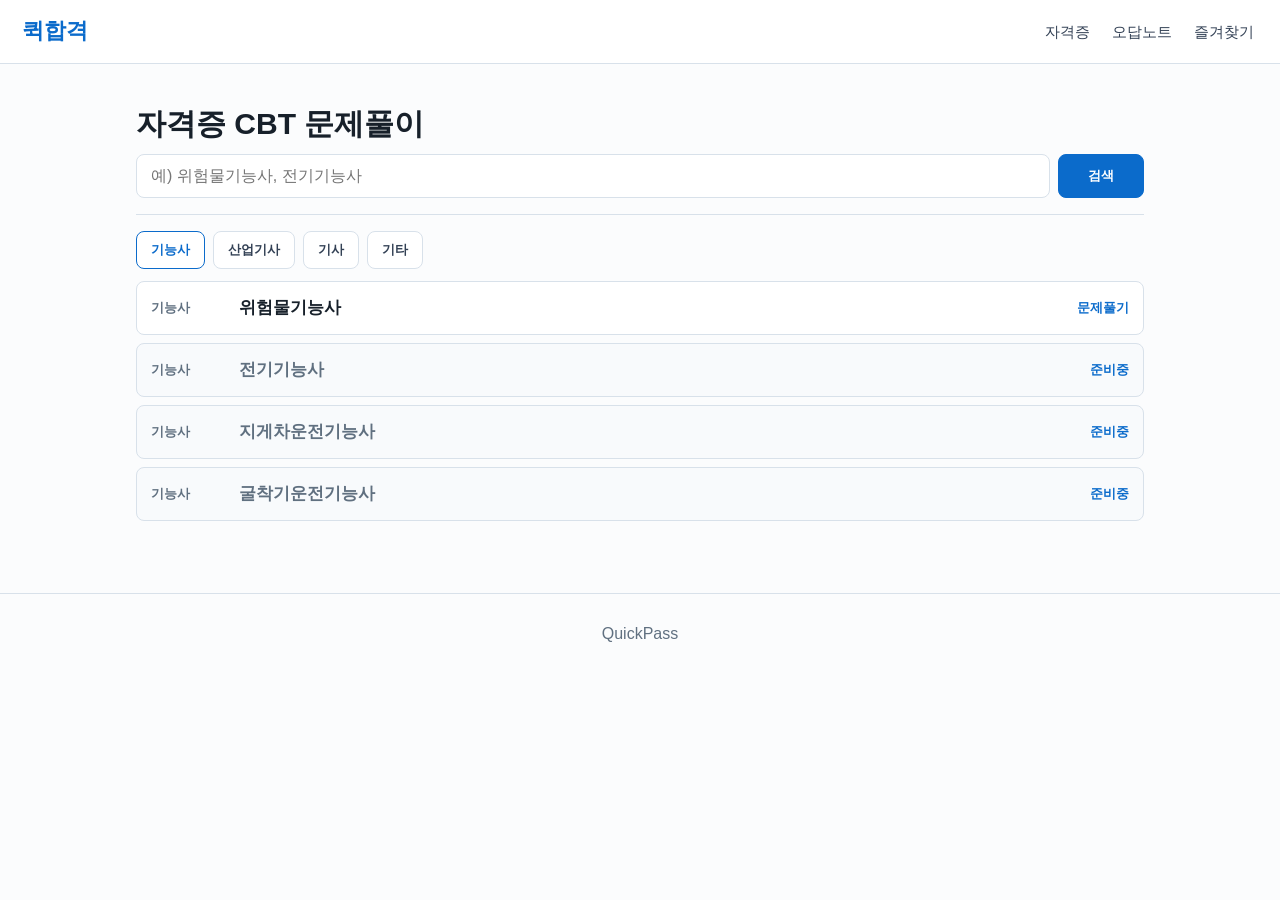
<file: index.html>
<!doctype html>
<html lang="ko">
  <head>
    <meta charset="utf-8">
    <meta name="viewport" content="width=device-width, initial-scale=1">
    <title>퀵합격 - 자격증 CBT 문제풀이</title>
    <meta name="description" content="퀵합격에서 기능사, 산업기사, 기사 자격증 CBT 문제풀이를 빠르게 시작하세요.">
    <meta name="google-site-verification" content="G2s9ruu6o3rXuCDpPCz6SWf3z9Cr3mX0pDA4lC8pzRw">
    <link rel="stylesheet" href="./assets/styles.css">
    <script src="./assets/ads.js" defer></script>
    <script src="./assets/home.js" defer></script>
  </head>
  <body>
    <header class="site-header">
      <a class="brand" href="./index.html">퀵합격</a>
      <nav class="top-nav" aria-label="주요 메뉴">
        <a href="./certifications.html">자격증</a>
        <a href="./wrong-note.html">오답노트</a>
        <a href="./favorites.html">즐겨찾기</a>
      </nav>
    </header>

    <main class="cbt-home">
      <section class="search-panel">
        <h1>자격증 CBT 문제풀이</h1>
        <form class="search-box" id="homeSearchForm">
          <input id="homeSearchInput" type="search" placeholder="예) 위험물기능사, 전기기능사" autocomplete="off">
          <button class="button primary" type="submit">검색</button>
        </form>
      </section>

      <section class="ad-wide" aria-label="상단 광고">
        <span>상단 광고 영역</span>
      </section>

      <section class="list-section">
        <div class="simple-tabs" aria-label="자격증 분류">
          <button class="tab-button active" type="button">기능사</button>
          <button class="tab-button" type="button">산업기사</button>
          <button class="tab-button" type="button">기사</button>
          <button class="tab-button" type="button">기타</button>
        </div>
        <div id="homeCertificateList" class="link-list"></div>
      </section>
    </main>

    <footer class="site-footer">
      <p>QuickPass</p>
    </footer>
  </body>
</html>
</file>
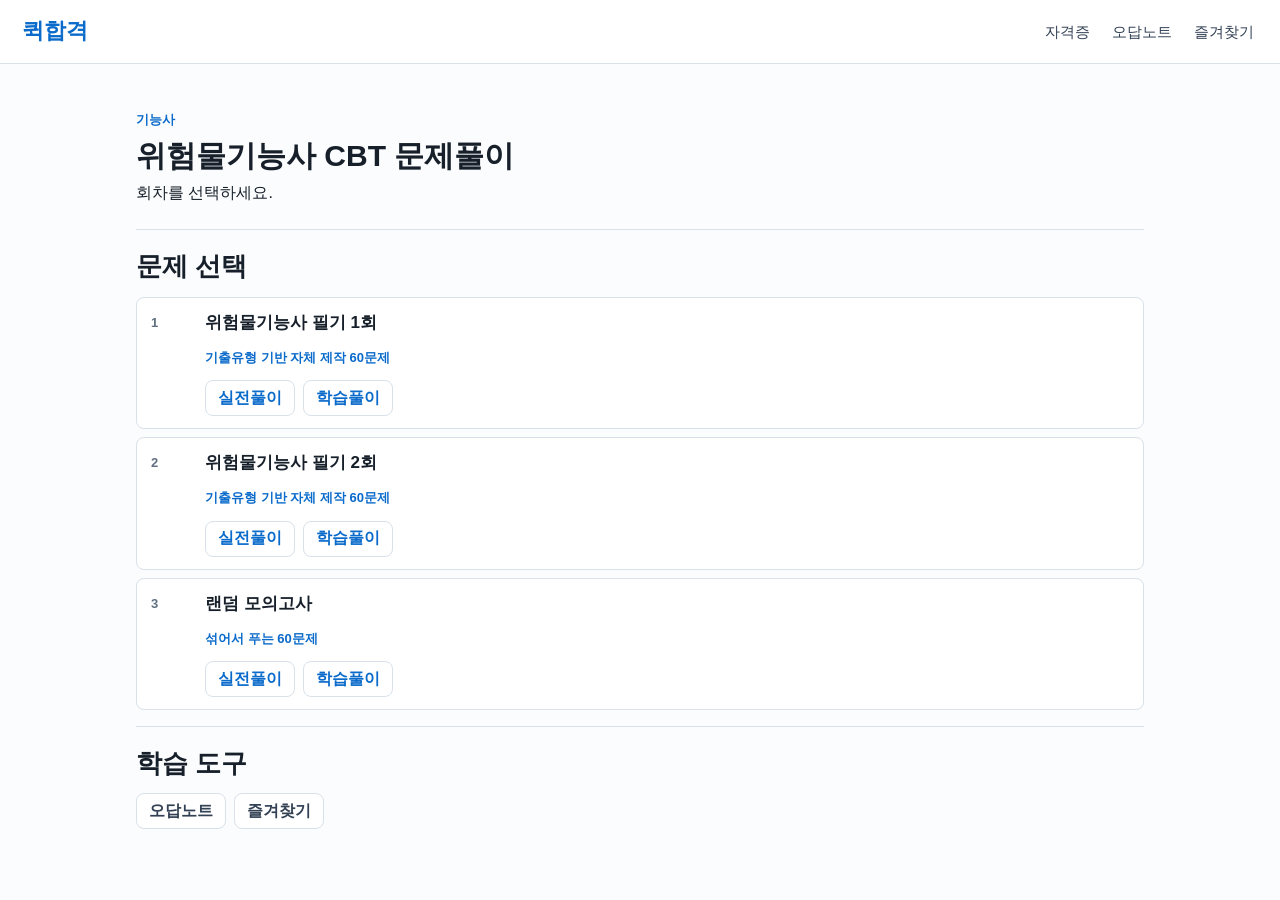
<file: wihummul-gineungsa/index.html>
<!doctype html>
<html lang="ko">
  <head>
    <meta charset="utf-8">
    <meta name="viewport" content="width=device-width, initial-scale=1">
    <title>위험물기능사 - 퀵합격</title>
    <meta http-equiv="refresh" content="0; url=../certificate.html?id=wihummul-gineungsa">
    <link rel="canonical" href="../certificate.html?id=wihummul-gineungsa">
  </head>
  <body>
    <p><a href="../certificate.html?id=wihummul-gineungsa">위험물기능사 페이지로 이동</a></p>
  </body>
</html>
</file>
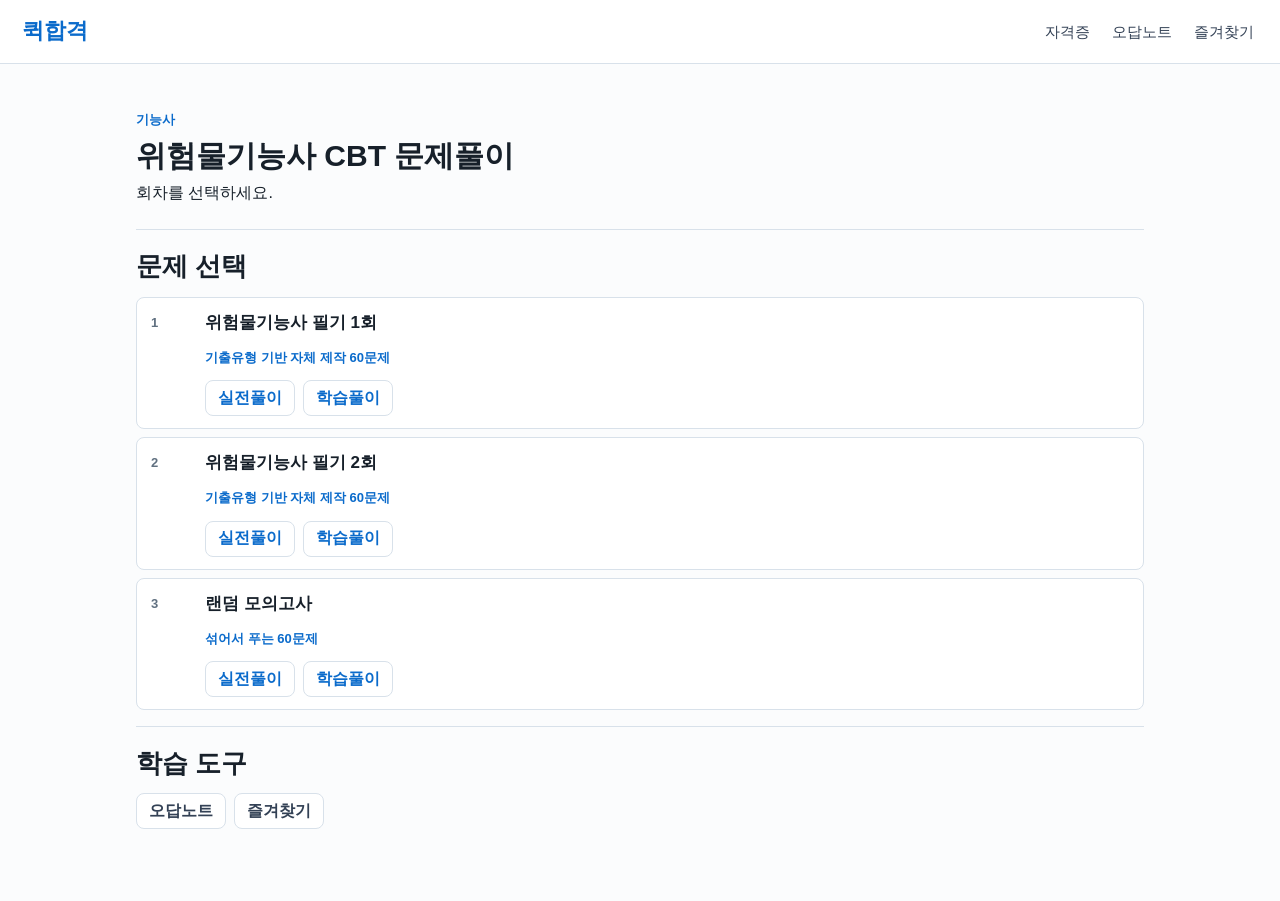
<file: certificate.html>
<!doctype html>
<html lang="ko">
  <head>
    <meta charset="utf-8">
    <meta name="viewport" content="width=device-width, initial-scale=1">
    <title>자격증 CBT 회차 선택 - 퀵합격</title>
    <meta name="description" content="퀵합격 자격증 CBT 회차 선택 페이지입니다.">
    <link rel="stylesheet" href="./assets/styles.css">
    <script src="./assets/ads.js" defer></script>
    <script src="./assets/certificate.js" defer></script>
  </head>
  <body>
    <header class="site-header">
      <a class="brand" href="./index.html">퀵합격</a>
      <nav class="top-nav" aria-label="주요 메뉴">
        <a href="./certifications.html">자격증</a>
        <a href="./wrong-note.html">오답노트</a>
        <a href="./favorites.html">즐겨찾기</a>
      </nav>
    </header>

    <main class="cbt-page">
      <section class="title-row">
        <div>
          <p id="certificateLevel" class="eyebrow">기능사</p>
          <h1 id="certificateTitle">자격증 CBT 문제풀이</h1>
          <p id="certificateSummary">회차를 선택하세요.</p>
        </div>
      </section>

      <section class="ad-wide" aria-label="상단 광고">
        <span>상단 광고 영역</span>
      </section>

      <section class="list-section">
        <h2>문제 선택</h2>
        <div id="examSetList" class="exam-set-list"></div>
      </section>

      <section class="list-section slim">
        <h2>학습 도구</h2>
        <div class="tool-links">
          <a href="./wrong-note.html">오답노트</a>
          <a href="./favorites.html">즐겨찾기</a>
        </div>
      </section>
    </main>
  </body>
</html>
</file>
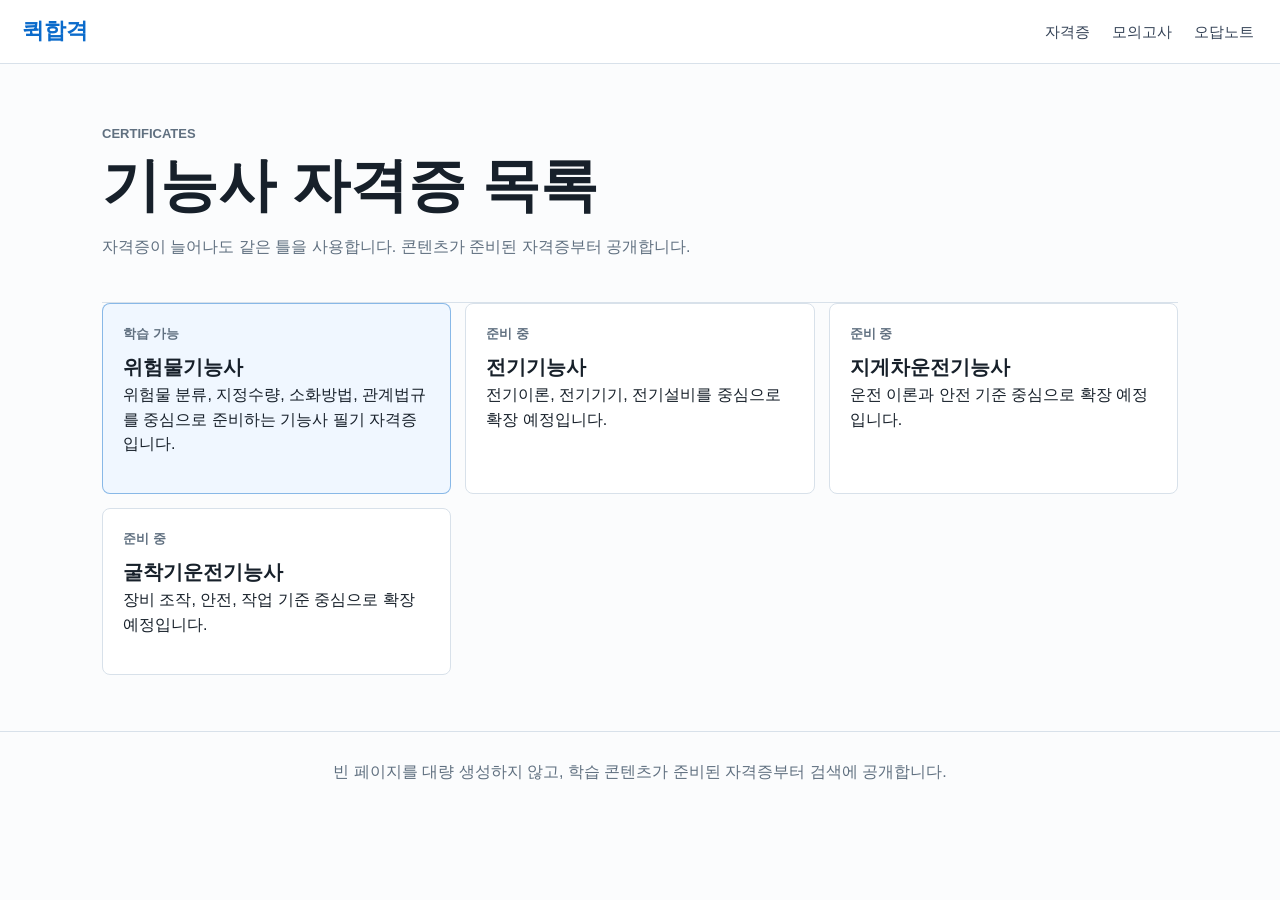
<file: certifications.html>
<!doctype html>
<html lang="ko">
  <head>
    <meta charset="utf-8">
    <meta name="viewport" content="width=device-width, initial-scale=1">
    <title>기능사 자격증 목록 - 퀵합격</title>
    <meta name="description" content="퀵합격에서 준비 중인 기능사 자격증 목록입니다. 위험물기능사부터 순차적으로 무료 예상문제와 모의고사를 제공합니다.">
    <link rel="stylesheet" href="./assets/styles.css">
    <script src="./assets/certifications.js" defer></script>
  </head>
  <body>
    <header class="site-header">
      <a class="brand" href="./index.html">퀵합격</a>
      <nav class="top-nav" aria-label="주요 메뉴">
        <a href="./certifications.html">자격증</a>
        <a href="./quiz.html?id=wihummul-gineungsa">모의고사</a>
        <a href="./wrong-note.html">오답노트</a>
      </nav>
    </header>

    <main class="page-shell">
      <section class="page-heading">
        <p class="eyebrow">Certificates</p>
        <h1>기능사 자격증 목록</h1>
        <p>자격증이 늘어나도 같은 틀을 사용합니다. 콘텐츠가 준비된 자격증부터 공개합니다.</p>
      </section>

      <section id="certificateGrid" class="category-grid" aria-label="기능사 목록"></section>
    </main>

    <footer class="site-footer">
      <p>빈 페이지를 대량 생성하지 않고, 학습 콘텐츠가 준비된 자격증부터 검색에 공개합니다.</p>
    </footer>
  </body>
</html>
</file>
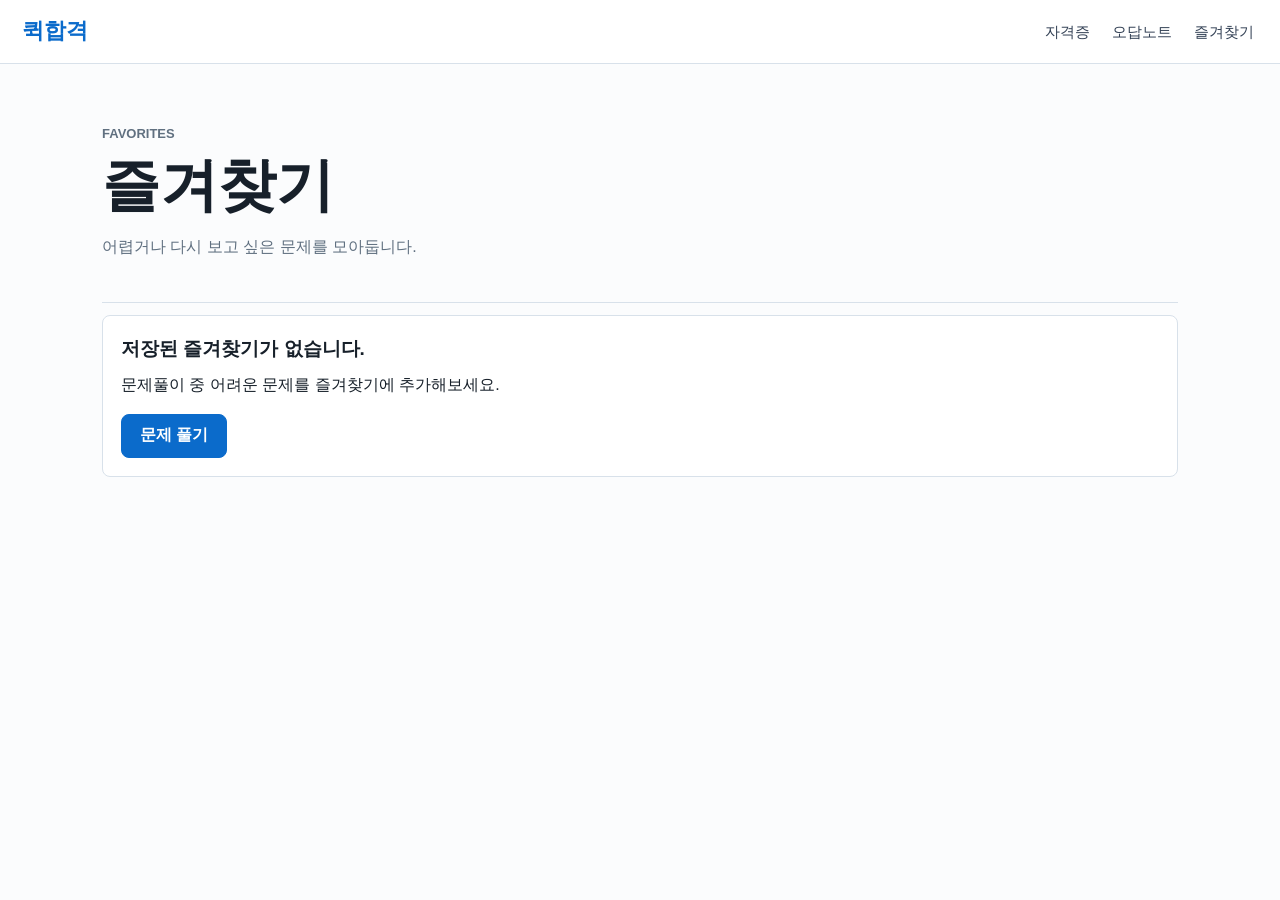
<file: favorites.html>
<!doctype html>
<html lang="ko">
  <head>
    <meta charset="utf-8">
    <meta name="viewport" content="width=device-width, initial-scale=1">
    <title>즐겨찾기 - 퀵합격</title>
    <meta name="description" content="퀵합격 즐겨찾기에서 다시 보고 싶은 문제를 확인하세요.">
    <link rel="stylesheet" href="./assets/styles.css">
    <script src="./assets/favorites.js" defer></script>
  </head>
  <body>
    <header class="site-header">
      <a class="brand" href="./index.html">퀵합격</a>
      <nav class="top-nav" aria-label="주요 메뉴">
        <a href="./certifications.html">자격증</a>
        <a href="./wrong-note.html">오답노트</a>
        <a href="./favorites.html">즐겨찾기</a>
      </nav>
    </header>

    <main class="page-shell">
      <section class="page-heading">
        <p class="eyebrow">Favorites</p>
        <h1>즐겨찾기</h1>
        <p>어렵거나 다시 보고 싶은 문제를 모아둡니다.</p>
      </section>
      <section id="favoriteList" class="quiz-list"></section>
    </main>
  </body>
</html>
</file>
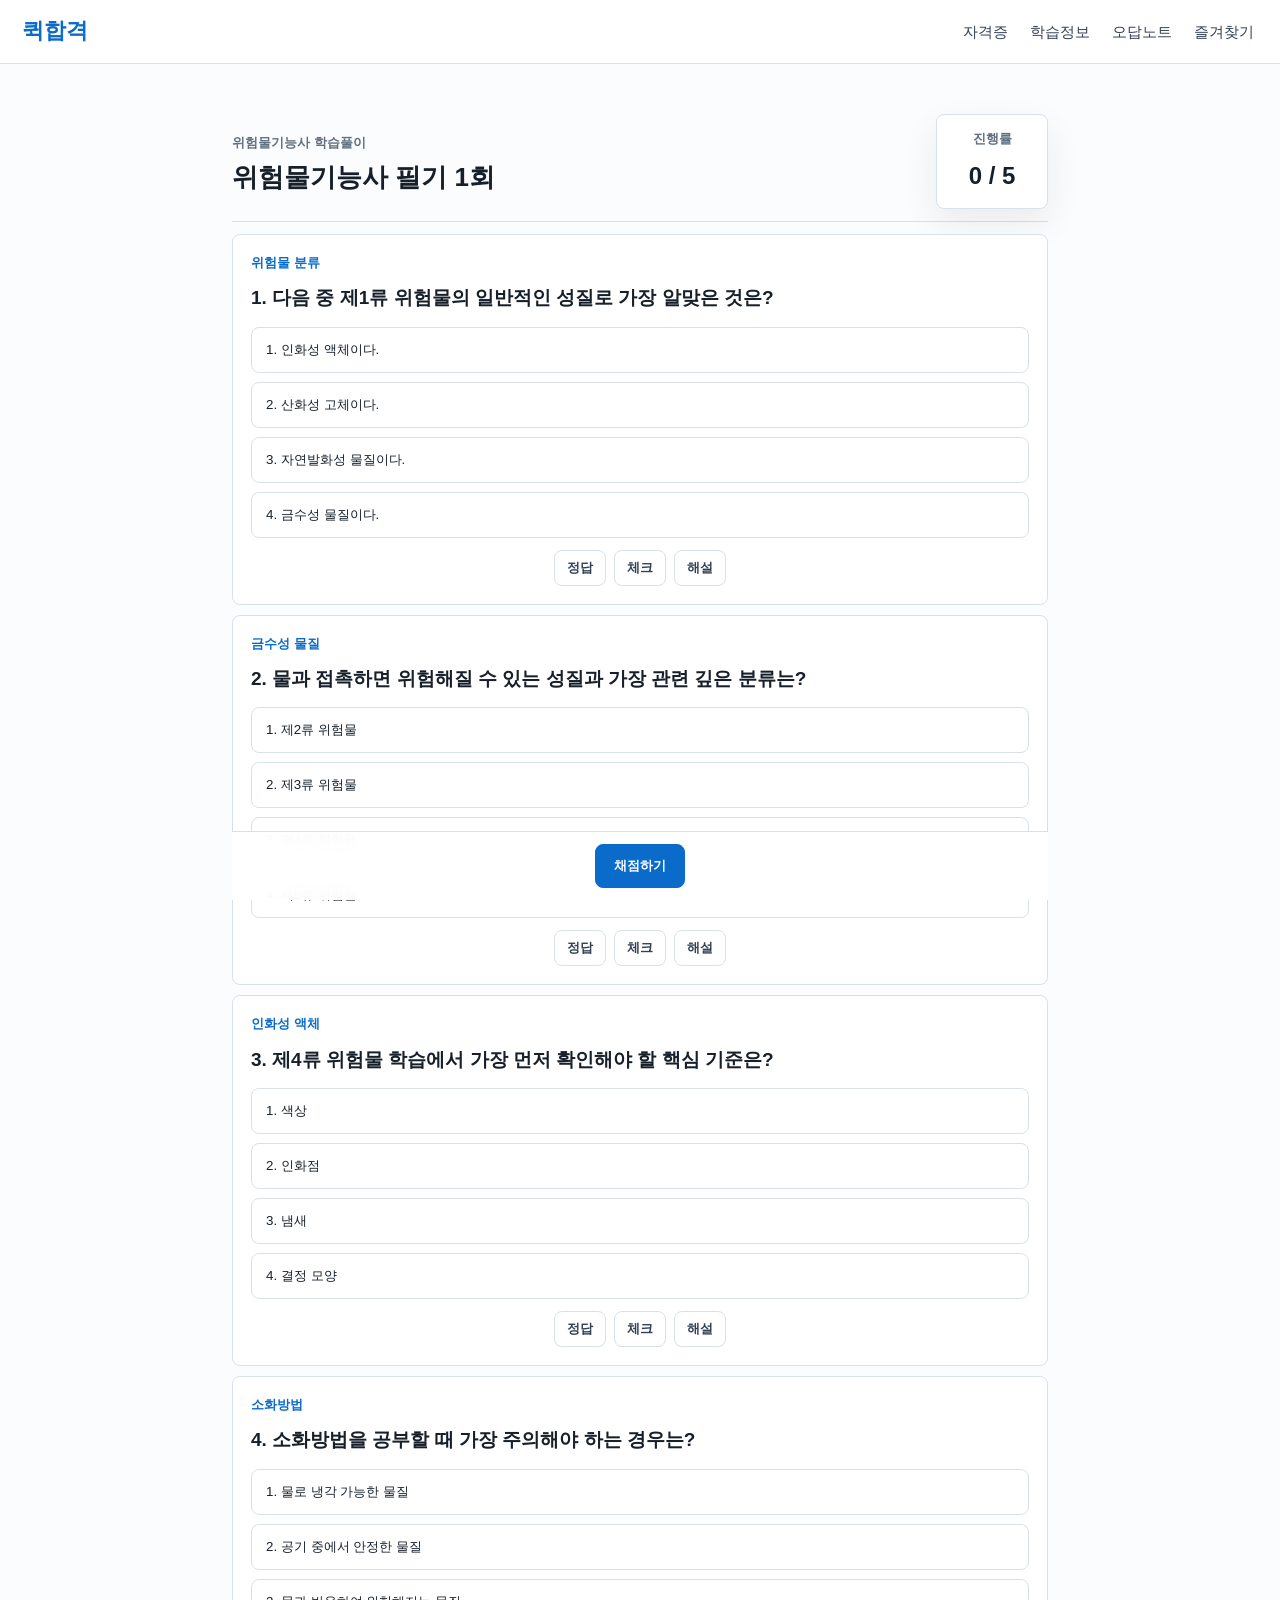
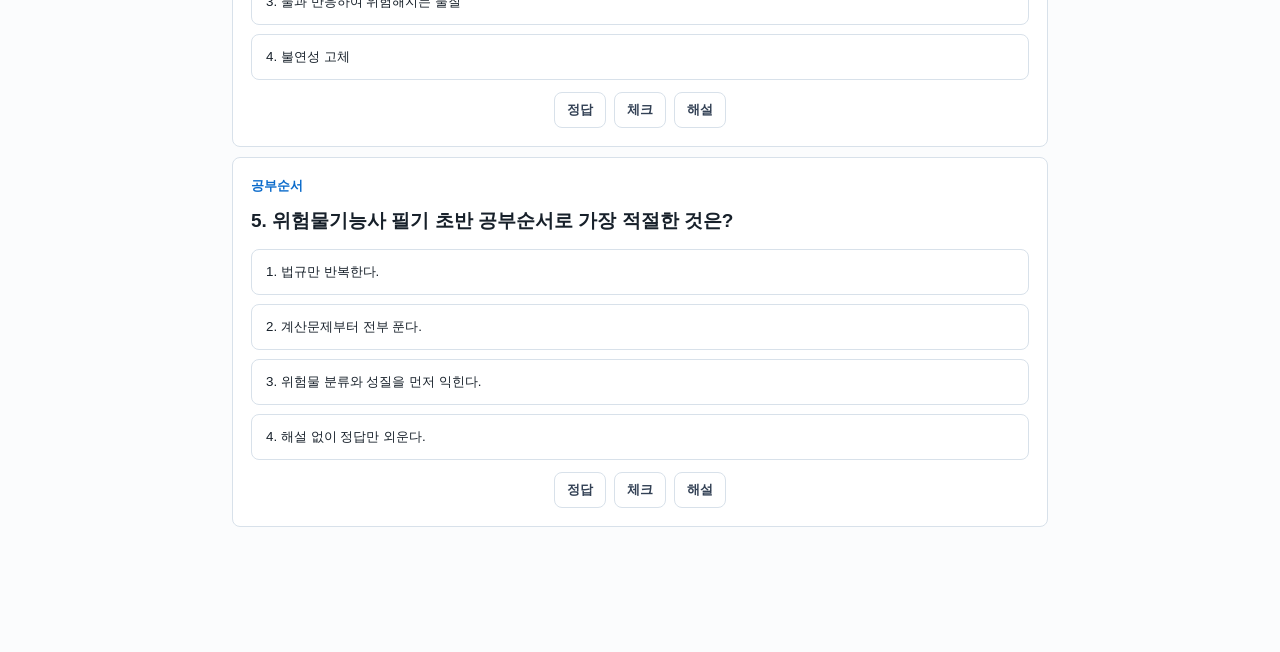
<file: quiz.html>
<!doctype html>
<html lang="ko">
  <head>
    <meta charset="utf-8">
    <meta name="viewport" content="width=device-width, initial-scale=1">
    <title>무료 모의고사 - 퀵합격</title>
    <meta name="description" content="퀵합격 무료 모의고사입니다. 문제를 풀고 즉시 점수와 해설을 확인하세요.">
    <link rel="stylesheet" href="./assets/styles.css">
    <script src="./assets/ads.js" defer></script>
    <script src="./assets/quiz.js" defer></script>
  </head>
  <body>
    <header class="site-header">
      <a class="brand" href="./index.html">퀵합격</a>
      <nav class="top-nav" aria-label="주요 메뉴">
        <a href="./certifications.html">자격증</a>
        <a id="navCertificateLink" href="./certificate.html?id=wihummul-gineungsa">학습정보</a>
        <a href="./wrong-note.html">오답노트</a>
        <a href="./favorites.html">즐겨찾기</a>
      </nav>
    </header>

    <main class="quiz-shell">
      <section class="quiz-top">
        <div>
          <p id="quizEyebrow" class="eyebrow">무료 모의고사</p>
          <h1 id="quizTitle">예상문제</h1>
          <p id="quizSummary" class="quiz-description">문제를 불러오는 중입니다.</p>
        </div>
        <div class="score-box" aria-live="polite">
          <span>진행률</span>
          <strong id="progressText">0 / 0</strong>
        </div>
      </section>

      <section id="quizList" class="quiz-list" aria-label="문제 목록"></section>

      <section class="submit-panel" id="submitPanel" hidden>
        <button class="button primary" id="submitExamButton" type="button">채점하기</button>
      </section>

      <section class="result-panel" id="resultPanel" hidden>
        <h2>채점 결과</h2>
        <p id="resultText"></p>
        <div class="hero-actions">
          <button class="button primary" id="retryButton" type="button">다시 풀기</button>
          <a class="button secondary" href="./wrong-note.html">오답노트 보기</a>
        </div>
      </section>
    </main>
  </body>
</html>
</file>
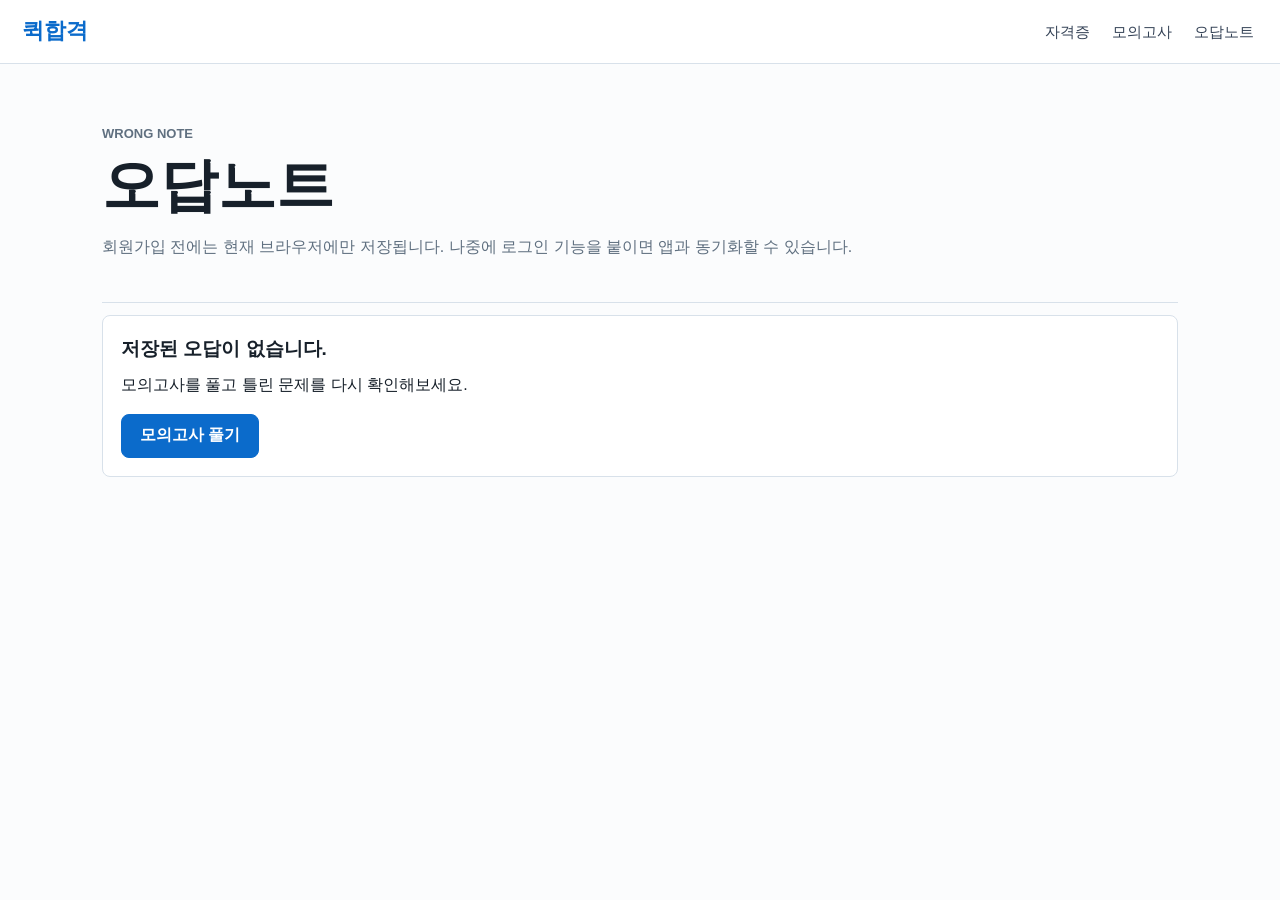
<file: wrong-note.html>
<!doctype html>
<html lang="ko">
  <head>
    <meta charset="utf-8">
    <meta name="viewport" content="width=device-width, initial-scale=1">
    <title>오답노트 - 퀵합격</title>
    <meta name="description" content="퀵합격 오답노트에서 틀린 문제와 해설을 다시 확인하세요.">
    <link rel="stylesheet" href="./assets/styles.css">
    <script src="./assets/wrong-note.js" defer></script>
  </head>
  <body>
    <header class="site-header">
      <a class="brand" href="./index.html">퀵합격</a>
      <nav class="top-nav" aria-label="주요 메뉴">
        <a href="./certifications.html">자격증</a>
        <a href="./quiz.html?id=wihummul-gineungsa">모의고사</a>
        <a href="./wrong-note.html">오답노트</a>
      </nav>
    </header>

    <main class="page-shell">
      <section class="page-heading">
        <p class="eyebrow">Wrong Note</p>
        <h1>오답노트</h1>
        <p>회원가입 전에는 현재 브라우저에만 저장됩니다. 나중에 로그인 기능을 붙이면 앱과 동기화할 수 있습니다.</p>
      </section>
      <section id="wrongNoteList" class="quiz-list"></section>
    </main>
  </body>
</html>
</file>
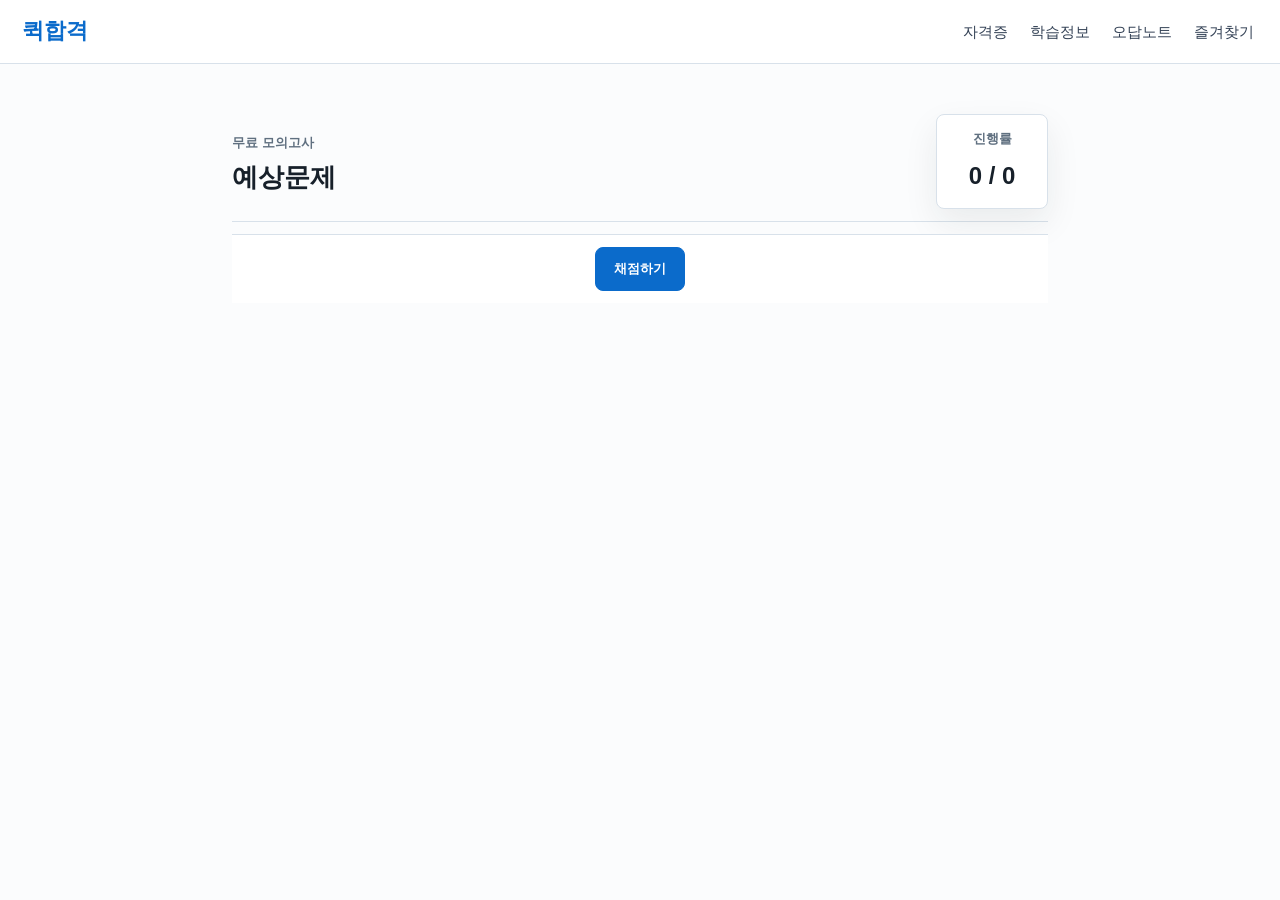
<file: wihummul-gineungsa/mock.html>
<!doctype html>
<html lang="ko">
  <head>
    <meta charset="utf-8">
    <meta name="viewport" content="width=device-width, initial-scale=1">
    <title>위험물기능사 무료 모의고사 - 퀵합격</title>
    <meta http-equiv="refresh" content="0; url=../quiz.html?id=wihummul-gineungsa">
    <link rel="canonical" href="../quiz.html?id=wihummul-gineungsa">
  </head>
  <body>
    <p><a href="../quiz.html?id=wihummul-gineungsa">위험물기능사 모의고사로 이동</a></p>
  </body>
</html>
</file>
<file: assets/styles.css>
:root {
  --ink: #17202a;
  --muted: #607080;
  --line: #d8e1ea;
  --surface: #ffffff;
  --soft: #f4f7fa;
  --brand: #0b6bcb;
  --brand-dark: #064b91;
  --accent: #18a058;
  --warn: #d97706;
  --shadow: 0 14px 34px rgba(23, 32, 42, 0.08);
}

* {
  box-sizing: border-box;
}

body {
  margin: 0;
  color: var(--ink);
  background: #fbfcfd;
  font-family: Arial, "Noto Sans KR", sans-serif;
  line-height: 1.55;
}

a {
  color: inherit;
  text-decoration: none;
}

.site-header {
  position: sticky;
  top: 0;
  z-index: 20;
  display: flex;
  align-items: center;
  justify-content: space-between;
  gap: 16px;
  min-height: 64px;
  padding: 0 22px;
  background: rgba(255, 255, 255, 0.94);
  border-bottom: 1px solid var(--line);
  backdrop-filter: blur(14px);
}

.brand {
  font-size: 22px;
  font-weight: 800;
  color: var(--brand);
}

.top-nav {
  display: flex;
  gap: 14px;
  color: #334155;
  font-size: 15px;
  white-space: nowrap;
}

.top-nav a {
  padding: 9px 4px;
}

.hero {
  display: grid;
  grid-template-columns: minmax(0, 1fr) 320px;
  gap: 36px;
  align-items: center;
  max-width: 1120px;
  min-height: 520px;
  margin: 0 auto;
  padding: 58px 22px 44px;
}

.eyebrow {
  margin: 0 0 10px;
  color: var(--brand);
  font-size: 13px;
  font-weight: 800;
  letter-spacing: 0;
  text-transform: uppercase;
}

h1,
h2,
h3,
p {
  margin-top: 0;
}

h1 {
  max-width: 760px;
  margin-bottom: 18px;
  font-size: clamp(34px, 5vw, 58px);
  line-height: 1.08;
  letter-spacing: 0;
}

h2 {
  margin-bottom: 10px;
  font-size: 26px;
}

h3 {
  margin-bottom: 8px;
  font-size: 18px;
}

.hero-text {
  max-width: 680px;
  color: var(--muted);
  font-size: 18px;
}

.hero-actions {
  display: flex;
  flex-wrap: wrap;
  gap: 10px;
  margin-top: 24px;
}

.button {
  display: inline-flex;
  align-items: center;
  justify-content: center;
  min-height: 44px;
  padding: 0 18px;
  border: 1px solid var(--line);
  border-radius: 8px;
  background: #fff;
  color: var(--ink);
  font-weight: 800;
  cursor: pointer;
}

.button.primary {
  border-color: var(--brand);
  background: var(--brand);
  color: #fff;
}

.button.secondary {
  background: #fff;
}

.study-panel,
.ad-slot,
.score-box,
.result-panel {
  border: 1px solid var(--line);
  border-radius: 8px;
  background: var(--surface);
  box-shadow: var(--shadow);
}

.study-panel {
  padding: 28px;
}

.study-panel span,
.score-box span,
.ad-slot span,
.category-card span {
  display: block;
  margin-bottom: 8px;
  color: var(--muted);
  font-size: 13px;
  font-weight: 800;
}

.study-panel strong {
  display: block;
  margin-bottom: 12px;
  font-size: 24px;
}

.content-band,
.page-shell,
.quiz-shell {
  max-width: 1120px;
  margin: 0 auto;
  padding: 34px 22px 56px;
}

.quiz-shell {
  max-width: 860px;
}

.content-band.compact {
  padding-top: 10px;
}

.section-title {
  margin-bottom: 18px;
}

.section-title p,
.page-heading p,
.exam-header p,
.quiz-top p {
  color: var(--muted);
}

.feature-grid,
.category-grid {
  display: grid;
  grid-template-columns: repeat(3, minmax(0, 1fr));
  gap: 14px;
}

.feature-grid article,
.category-card,
.question-card {
  border: 1px solid var(--line);
  border-radius: 8px;
  background: var(--surface);
}

.feature-grid article {
  padding: 22px;
}

.category-card {
  min-height: 150px;
  padding: 20px;
}

.category-card.active {
  border-color: rgba(11, 107, 203, 0.45);
  background: #f0f7ff;
}

.category-card strong {
  display: block;
  font-size: 20px;
}

.page-heading,
.exam-header,
.quiz-top {
  padding: 26px 0;
  border-bottom: 1px solid var(--line);
}

.exam-header,
.quiz-top {
  display: flex;
  align-items: center;
  justify-content: space-between;
  gap: 20px;
}

.quiz-top {
  padding: 16px 0 12px;
}

.quiz-top h1 {
  margin-bottom: 0;
  font-size: 26px;
}

.quiz-description {
  display: none;
}

.learning-layout {
  display: grid;
  grid-template-columns: minmax(0, 1fr) 280px;
  gap: 18px;
  padding: 28px 0;
}

.study-content {
  border: 1px solid var(--line);
  border-radius: 8px;
  background: #fff;
  padding: 24px;
}

.step-list {
  display: grid;
  gap: 12px;
  margin: 0;
  padding: 0;
  list-style: none;
}

.step-list li {
  display: grid;
  gap: 4px;
  padding: 14px;
  border-radius: 8px;
  background: var(--soft);
}

.step-list span {
  color: var(--muted);
}

.ad-slot {
  min-height: 240px;
  padding: 18px;
  background: #fffdf7;
}

.wide-link {
  display: block;
  padding: 18px 20px;
  border: 1px solid rgba(11, 107, 203, 0.35);
  border-radius: 8px;
  background: #f0f7ff;
  color: var(--brand-dark);
  font-weight: 800;
}

.score-box {
  min-width: 112px;
  padding: 14px 18px;
  text-align: center;
}

.score-box strong {
  display: block;
  font-size: 24px;
}

.quiz-list {
  display: grid;
  gap: 10px;
  padding-top: 12px;
}

.question-card {
  padding: 18px;
}

.question-card h2 {
  font-size: 19px;
}

.choice-list {
  display: grid;
  gap: 9px;
  margin-top: 14px;
}

.choice {
  display: flex;
  gap: 10px;
  align-items: flex-start;
  width: 100%;
  padding: 13px 14px;
  border: 1px solid var(--line);
  border-radius: 8px;
  background: #fff;
  color: var(--ink);
  text-align: left;
  cursor: pointer;
}

.choice.selected {
  border-color: var(--brand);
  background: #f0f7ff;
}

.choice.correct {
  border-color: var(--accent);
  background: #effaf4;
}

.choice.wrong {
  border-color: var(--warn);
  background: #fff7ed;
}

.explanation {
  margin-top: 14px;
  padding: 14px;
  border-radius: 8px;
  background: var(--soft);
  color: #334155;
}

.result-panel {
  margin-top: 20px;
  padding: 24px;
}

.site-footer {
  padding: 28px 22px;
  border-top: 1px solid var(--line);
  color: var(--muted);
  text-align: center;
}

.cbt-home,
.cbt-page {
  max-width: 1040px;
  margin: 0 auto;
  padding: 24px 16px 56px;
}

.search-panel {
  padding: 20px 0 16px;
  border-bottom: 1px solid var(--line);
}

.search-panel h1 {
  margin-bottom: 14px;
  font-size: 30px;
}

.search-box {
  display: grid;
  grid-template-columns: minmax(0, 1fr) 86px;
  gap: 8px;
}

.search-box input {
  width: 100%;
  min-height: 44px;
  padding: 0 14px;
  border: 1px solid var(--line);
  border-radius: 8px;
  font-size: 16px;
}

.ad-wide,
.ad-inline {
  display: none;
  align-items: center;
  justify-content: center;
  min-height: 76px;
  border: 1px dashed #cbd5e1;
  border-radius: 8px;
  background: #f8fafc;
  color: var(--muted);
  font-size: 14px;
}

.show-ad-placeholders .ad-wide,
.show-ad-placeholders .ad-inline {
  display: flex;
}

.ad-wide {
  margin: 18px 0;
}

.ad-inline {
  min-height: 92px;
}

.quiz-list .ad-inline {
  margin: 0 0 4px;
}

.list-section {
  padding: 16px 0;
}

.list-section.slim {
  border-top: 1px solid var(--line);
}

.simple-tabs {
  display: flex;
  gap: 8px;
  margin-bottom: 12px;
  overflow-x: auto;
}

.tab-button {
  min-height: 38px;
  padding: 0 14px;
  border: 1px solid var(--line);
  border-radius: 8px;
  background: #fff;
  color: #334155;
  font-weight: 800;
}

.tab-button.active {
  border-color: var(--brand);
  color: var(--brand);
}

.link-list,
.exam-set-list {
  display: grid;
  gap: 8px;
}

.list-link,
.exam-set {
  display: grid;
  grid-template-columns: 76px minmax(0, 1fr) auto;
  gap: 12px;
  align-items: center;
  min-height: 54px;
  padding: 12px 14px;
  border: 1px solid var(--line);
  border-radius: 8px;
  background: #fff;
}

.exam-set {
  grid-template-columns: 42px minmax(0, 1fr);
}

.list-link.disabled {
  color: var(--muted);
  background: #f8fafc;
}

.list-link span,
.exam-set span {
  color: var(--muted);
  font-size: 13px;
  font-weight: 800;
}

.list-link strong,
.exam-set strong {
  font-size: 17px;
}

.list-link em,
.exam-set em {
  color: var(--brand);
  font-size: 13px;
  font-style: normal;
  font-weight: 800;
  text-align: right;
}

.exam-set em {
  grid-column: 2;
  text-align: left;
}

.set-actions {
  grid-column: 2;
  display: flex;
  flex-wrap: wrap;
  gap: 8px;
}

.set-actions a {
  display: inline-flex;
  align-items: center;
  min-height: 36px;
  padding: 0 12px;
  border: 1px solid var(--line);
  border-radius: 8px;
  color: var(--brand);
  font-weight: 800;
}

.submit-panel {
  position: sticky;
  bottom: 0;
  z-index: 10;
  display: flex;
  justify-content: center;
  padding: 12px;
  border-top: 1px solid var(--line);
  background: rgba(255, 255, 255, 0.94);
  backdrop-filter: blur(12px);
}

.title-row {
  padding: 22px 0 8px;
  border-bottom: 1px solid var(--line);
}

.title-row h1 {
  margin-bottom: 8px;
  font-size: 30px;
}

.tool-links {
  display: flex;
  flex-wrap: wrap;
  gap: 8px;
}

.tool-links a,
.mini-button {
  display: inline-flex;
  align-items: center;
  justify-content: center;
  min-height: 36px;
  padding: 0 12px;
  border: 1px solid var(--line);
  border-radius: 8px;
  background: #fff;
  color: #334155;
  font-weight: 800;
}

.question-actions {
  display: flex;
  justify-content: center;
  gap: 8px;
  margin-top: 12px;
}

@media (max-width: 820px) {
  .site-header {
    align-items: flex-start;
    flex-direction: column;
    padding: 12px 16px;
  }

  .hero,
  .learning-layout,
  .exam-header,
  .quiz-top {
    grid-template-columns: 1fr;
  }

  .hero {
    min-height: auto;
    padding-top: 34px;
  }

  .feature-grid,
  .category-grid {
    grid-template-columns: 1fr;
  }

  .exam-header,
  .quiz-top {
    align-items: stretch;
    display: grid;
  }

  .score-box {
    display: none;
  }

  .quiz-shell {
    padding: 10px 12px 42px;
  }

  .quiz-top h1 {
    font-size: 22px;
    line-height: 1.25;
  }

  .question-card {
    padding: 15px;
  }

  .list-link,
  .exam-set {
    grid-template-columns: 42px minmax(0, 1fr);
  }

  .list-link em,
  .exam-set em {
    grid-column: 2;
    text-align: left;
  }
}
</file>
